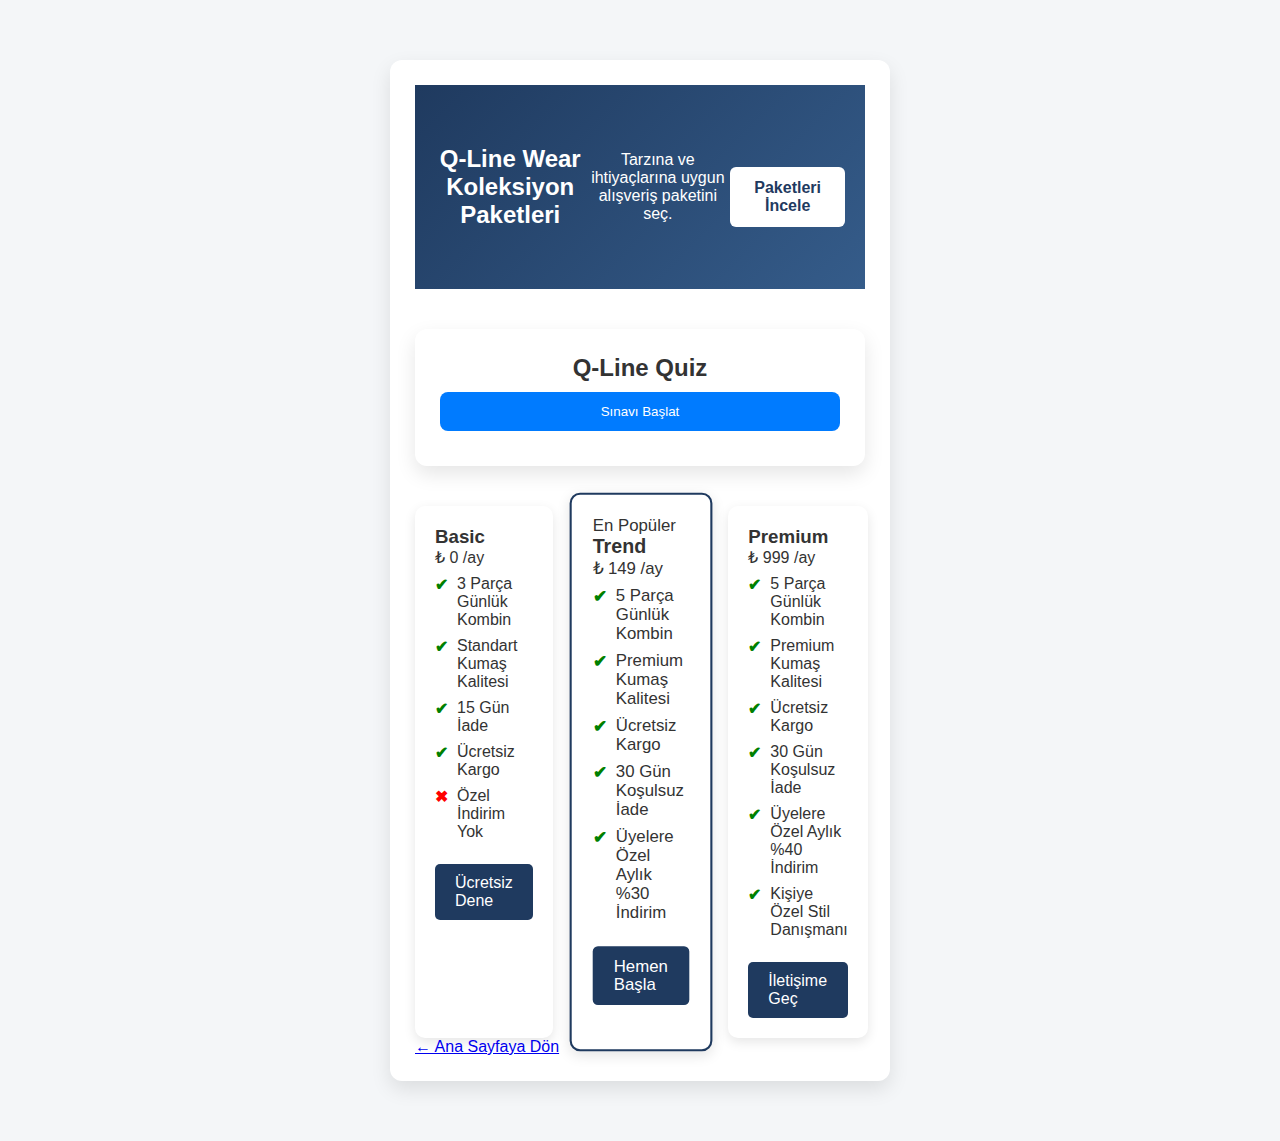
<file: task2.html>
<!DOCTYPE html>
<html lang="tr">
<head>
    <meta charset="UTF-8">
    <meta name="viewport" content="width=device-width, initial-scale=1.0">
    <title>Q-Line Task 2.2: Q-Line Wear</title>
    <link rel="stylesheet" href="style.css">
</head>
<body>

    <div class="main-container">

        <header class="page-header">
            <h1>Q-Line Wear Koleksiyon Paketleri</h1>
            <p>Tarzına ve ihtiyaçlarına uygun alışveriş paketini seç.</p>
            <a href="#pricing" class="hero-btn">Paketleri İncele</a>
        </header>
        <!-- Başlangıç ekranı -->
<div id="start-screen">
    <h2>Q-Line Quiz</h2>
    <button id="start-btn">Sınavı Başlat</button>
</div>

<!-- Quiz ekranı -->
<div id="quiz-screen" style="display: none;">
    <p id="progress"></p>
    <h2 id="question-text"></h2>
    <div id="answers"></div>
    <p id="feedback"></p>
</div>

<!-- Sonuç ekranı -->
<div id="result-screen" style="display: none;">
    <h2>Sınav Bitti</h2>
    <p id="score-text"></p>
    <button id="restart-btn">Tekrar Başlat</button>
</div>

        <section id="pricing" class="pricing-wrapper">

            <div class="card">
                <div class="card-header">
                    <h3>Basic</h3>
                    <div class="price-box">
                        <span class="currency">₺</span>
                        <span class="amount">0</span>
                        <span class="period">/ay</span>
                    </div>
                </div>
                <div class="card-body">
                    <ul>
                        <li>3 Parça Günlük Kombin</li>
                        <li>Standart Kumaş Kalitesi</li>
                        <li>15 Gün İade</li>
                        <li >Ücretsiz Kargo</li>
                        <li class="disabled">Özel İndirim Yok</li>
                
                    </ul>
                </div>
                <div class="card-footer">
                    <a href="#" class="btn">Ücretsiz Dene</a>
                </div>
            </div>

            <div class="card popular">
                <div class="badge">En Popüler</div> 
                
                <div class="card-header">
                    <h3>Trend</h3>
                    <div class="price-box">
                        <span class="currency">₺</span>
                        <span class="amount">149</span>
                        <span class="period">/ay</span>
                    </div>
                </div>
                <div class="card-body">
                    <ul>
                        <li>5 Parça Günlük Kombin</li>
                        <li>Premium Kumaş Kalitesi</li>
                        <li>Ücretsiz Kargo</li>
                        <li>30 Gün Koşulsuz İade</li>
                        <li>Üyelere Özel Aylık %30 İndirim</li>
 
                    </ul>
                </div>
                <div class="card-footer">
                    <a href="#" class="btn btn-primary">Hemen Başla</a>
                </div>
            </div>

            <div class="card">
                <div class="card-header">
                    <h3>Premium</h3>
                    <div class="price-box">
                        <span class="currency">₺</span>
                        <span class="amount">999</span>
                        <span class="period">/ay</span>
                    </div>
                </div>
                <div class="card-body">
                    <ul>
                        <li>5 Parça Günlük Kombin</li>
                        <li>Premium Kumaş Kalitesi</li>
                        <li>Ücretsiz Kargo</li>
                        <li>30 Gün Koşulsuz İade</li>
                        <li>Üyelere Özel Aylık %40 İndirim</li>
                        <li>Kişiye Özel Stil Danışmanı</li>
                    </ul>
                </div>
                <div class="card-footer">
                    <a href="#" class="btn">İletişime Geç</a>
                </div>
            </div>

        </section> <div class="back-link">
            <a href="index.html">← Ana Sayfaya Dön</a>
        </div>

    </div>
    <script src="script.js"></script>
 </body>
</html>
</file>
<file: style.css>
/* =========================
   GENEL AYARLAR
========================= */
* {
  margin: 0;
  padding: 0;
  box-sizing: border-box;
  font-family: Arial, Helvetica, sans-serif;
}

body {
  background-color: #f4f6f8;
  color: #333;
}

/* =========================
   HEADER / NAV
========================= */
header {
  background-color: #1f3a5f;
  padding: 20px 40px;
  display: flex;
  justify-content: space-between;
  align-items: center;
}

header h1 {
  color: #fff;
  font-size: 24px;
}

header nav a {
  color: #fff;
  margin-left: 20px;
  text-decoration: none;
  font-weight: bold;
}

header nav a:hover {
  text-decoration: underline;
}

/* =========================
   HERO SECTION
========================= */
.hero {
  display: flex;
  justify-content: space-between;
  align-items: center;
  padding: 60px;
  gap: 40px;
}

.hero-image img {
  width: 100%;
  max-width: 400px;
}

/* =========================
   BUTTON
========================= */
.btn {
  display: inline-block;
  margin-top: 15px;
  padding: 10px 20px;
  background-color: #1f3a5f;
  color: #fff;
  text-decoration: none;
  border-radius: 5px;
}

.btn:hover {
  background-color: #162b45;
}

/* =========================
   TEAM PAGE STYLES
========================= */

.team-intro {
  text-align: center;
  padding: 40px 20px;
}

.team-container {
  display: flex;                 /* FLEXBOX: ekip kartlarını yatay hizalar */
  justify-content: center;        /* Kartları yatayda ortalar */
  align-items: center;            /* Kartları dikeyde hizalar */
  gap: 30px;
  margin-top: 40px;
  flex-wrap: wrap;               /* Küçük ekranlarda alt satıra geç */
}


/* Kart */
.team-card {
  width: 250px;
  height: 360px;
  perspective: 1000px;
  transition: box-shadow 0.3s ease, transform 0.3s ease;
}
.team-card:hover {
  box-shadow: 0 15px 35px rgba(0, 0, 0, 0.25);
}

.card-inner {
  width: 100%;
  height: 100%;
  position: relative;
  transition: transform 0.8s ease-in-out;
  transform-style: preserve-3d;  /* 3D dönüş efektini aktif eder */
}

/* Mouse kartın üzerine gelince kart 180 derece döner (Flip Card efekti) */
.team-card:hover .card-inner {
  transform: rotateY(180deg);
}

/* Ön & arka yüz */
.card-front,
.card-back {
  position: absolute;
  width: 100%;
  height: 100%;
  backface-visibility: hidden;
  border-radius: 12px;
  overflow: hidden;
  box-shadow: 0 10px 25px rgba(0,0,0,0.2);
  background-color: #fff;
}

/* Ön yüz */
.card-front img {
  width: 100%;
  height: 200px;
  object-fit: cover;
}

.card-front h3 {
  margin-top: 18px;
  text-align: center;
  font-size: 20px;
  font-weight: 600;
  color: #1f3a5f;
}

.card-front p {
  margin-top: 6px;
  text-align: center;
  font-size: 14px;
  color: #777;
  letter-spacing: 0.5px;
}

/* Arka yüz */
.card-back {
  transform: rotateY(180deg);
  padding: 20px;
  text-align: center;
}

.card-back ul {
  list-style: none;
  padding: 0; 
  margin-top: 20px;
}

.card-back li {
  margin: 8px 0;
  font-size: 14px;
}

/* Sertifika */
.certificate {
  width: 100%;
  margin-top: 15px;
  opacity: 0;
  transform: scale(0.8);
  transition: all 0.4s ease-in-out;
}

/* Hover ile sertifika görünür */
.team-card:hover .certificate {
  opacity: 1;
  transform: scale(1);
}

/* =========================
   RESPONSIVE
========================= */
@media (max-width: 768px) {
  .hero {
    flex-direction: column;
    text-align: center;
  }

  .team-container {
    flex-direction: column;
    align-items: center;
  }
}
/* Kart hover animasyonu */
.team-card {
  transition: transform 0.4s ease, box-shadow 0.4s ease;
}

.team-card:hover {
  transform: translateY(-10px);
  box-shadow: 0 20px 40px rgba(0,0,0,0.15);
}
/* Lead Developer sertifika özel efekti */
.team-card.lead .certificate {
  border-radius: 10px;
  box-shadow: 0 0 20px rgba(31, 58, 95, 0.6);
}

/* Lead Developer kartına ekstra vurgu */
.team-card.lead:hover {
  transform: translateY(-15px) scale(1.03);
}
@media (max-width: 768px) {
  .team-container {
    display: flex;
    flex-direction: column;
    align-items: center;
  }
}
.card ul {
    list-style: none;
    padding: 0;
}

.card li {
    margin: 8px 0;
    position: relative;
    padding-left: 22px;
}

.card li::before {
    content: "✔";
    position: absolute;
    left: 0;
    color: green;
    font-weight: bold;
}

.card li.disabled::before {
    content: "✖";
    color: red;
}
.card.popular {
    transform: scale(1.05);
    border: 2px solid #1f3a5f;
}

.card:hover {
    transform: translateY(-8px);
    transition: 0.3s ease;
}
.page-header {
    text-align: center;
    padding: 60px 20px;
    background: linear-gradient(135deg, #1f3a5f, #355c8a);
    color: white;
}

.hero-btn {
    display: inline-block;
    margin-top: 20px;
    padding: 12px 24px;
    background: white;
    color: #1f3a5f;
    text-decoration: none;
    border-radius: 6px;
    font-weight: bold;
    transition: 0.3s;
}

.hero-btn:hover {
    transform: translateY(-2px);
}
@media (max-width: 768px) {

    .pricing-wrapper {
        padding: 30px 15px;
    }

    .card {
        margin-bottom: 20px;
    }

    .page-header h1 {
        font-size: 22px;
    }

    .page-header p {
        font-size: 14px;
    }

    .hero-btn {
        width: 100%;
        text-align: center;
    }

}
.pricing-wrapper {
    display: grid;
    grid-template-columns: repeat(3, 1fr);
    gap: 20px;
    margin-top: 40px;
}

.card {
    background: white;
    padding: 20px;
    border-radius: 10px;
    box-shadow: 0 4px 12px rgba(0,0,0,0.1);
}
.card {
    transition: transform 0.3s ease, box-shadow 0.3s ease;
}

.card:hover {
    transform: translateY(-8px);
    box-shadow: 0 12px 25px rgba(0,0,0,0.15);
}
@media (max-width: 900px) {
    .pricing-wrapper {
        flex-direction: column;
        align-items: center;
    }

    .card {
        width: 90%;
        max-width: 400px;
    }
}
/* QUIZ STİLİ */

#start-screen,
#quiz-screen,
#result-screen {
  max-width: 500px;
  margin: 40px auto;
  padding: 25px;
  background: white;
  border-radius: 12px;
  box-shadow: 0 8px 20px rgba(0,0,0,0.1);
  text-align: center;
}

#answers button {
  display: block;
  width: 100%;
  margin: 10px 0;
  padding: 12px;
  border: none;
  border-radius: 8px;
  background: #222;
  color: white;
  cursor: pointer;
  transition: 0.3s;
}

#answers button:hover {
  background: #444;
}

#start-btn {
  padding: 12px 20px;
  border: none;
  border-radius: 8px;
  background: #007bff;
  color: white;
  cursor: pointer;
}
/* HESAPLAMA MODÜLÜ STİLİ */

.main-container {
  max-width: 500px;
  margin: 60px auto;
  padding: 25px;
  background: white;
  border-radius: 12px;
  box-shadow: 0 8px 20px rgba(0,0,0,0.1);
}

.main-container input,
.main-container button {
  width: 100%;
  padding: 10px;
  margin: 10px 0;
}

.main-container button {
  background: #222;
  color: white;
  border: none;
  border-radius: 8px;
  cursor: pointer;
}

.main-container button:hover {
  background: #444;
}
/* ===== QUIZ CARD STYLE ===== */

.quiz-container {
  max-width: 500px;
  margin: 40px auto;
  padding: 25px;
  border-radius: 12px;
  background: white;
  box-shadow: 0 8px 20px rgba(0,0,0,0.1);
  text-align: center;
}

#answers button {
  display: block;
  width: 100%;
  margin: 10px 0;
  padding: 12px;
  border: none;
  border-radius: 8px;
  cursor: pointer;
  background: #f0f0f0;
  transition: 0.2s;
}

#answers button:hover {
  background: #007bff;
  color: white;
}

button {
  padding: 10px 20px;
  border: none;
  border-radius: 8px;
  cursor: pointer;
  background: #007bff;
  color: white;
  transition: 0.2s;
}

button:hover {
  opacity: 0.8;
}
.calculator-section {
    display: flex;
    justify-content: center;
    margin: 60px 0;
}

.calculator-card {
    background: white;
    padding: 25px;
    border-radius: 12px;
    width: 350px;
    box-shadow: 0 6px 15px rgba(0,0,0,0.1);
}

.calculator-card h2 {
    margin-bottom: 15px;
}

.calculator-card input {
    width: 100%;
    padding: 8px;
    margin: 8px 0;
}

.calculator-card button {
    width: 100%;
    padding: 10px;
    background: black;
    color: white;
    border: none;
    cursor: pointer;
    margin-top: 10px;
}

.calculator-card button:hover {
    background: #333;
}

.checkbox {
    display: flex;
    gap: 8px;
    align-items: center;
}

.result {
    margin-top: 15px;
    font-weight: bold;
    font-size: 18px;
}
</file>
